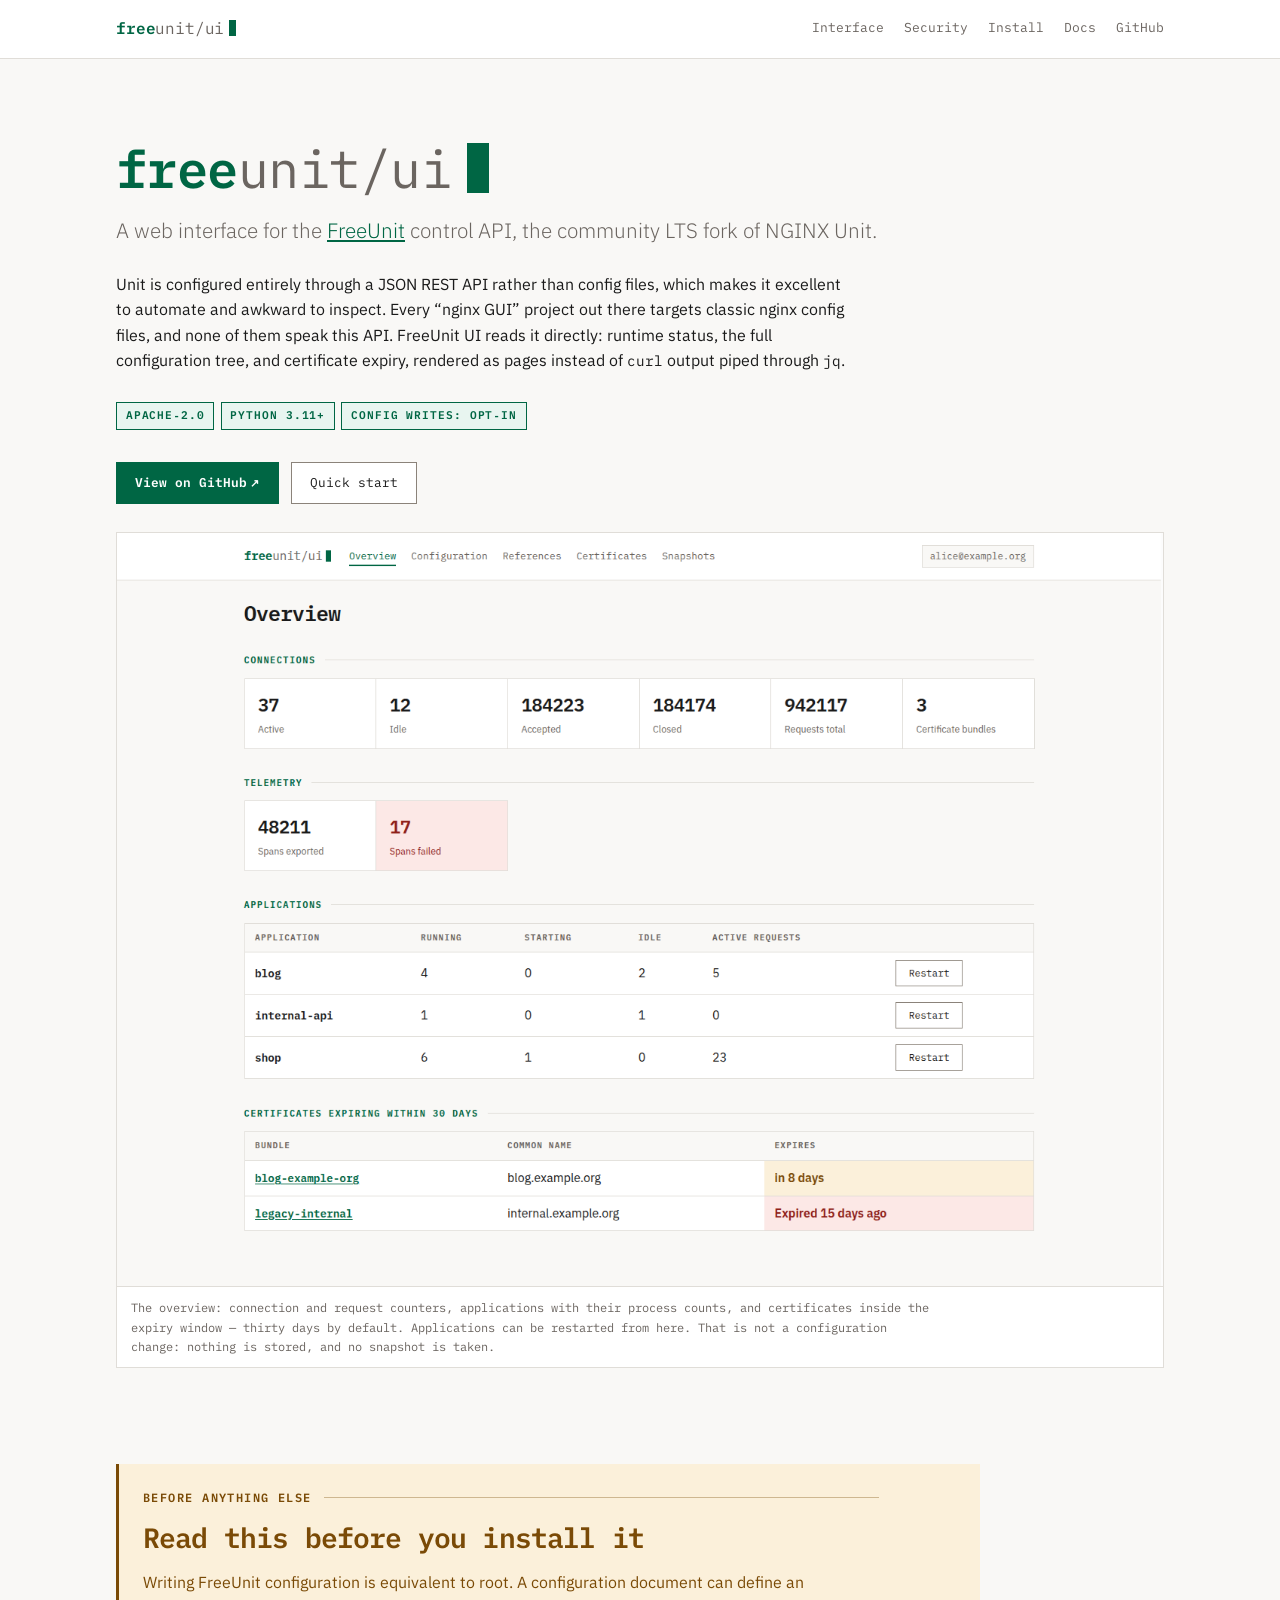
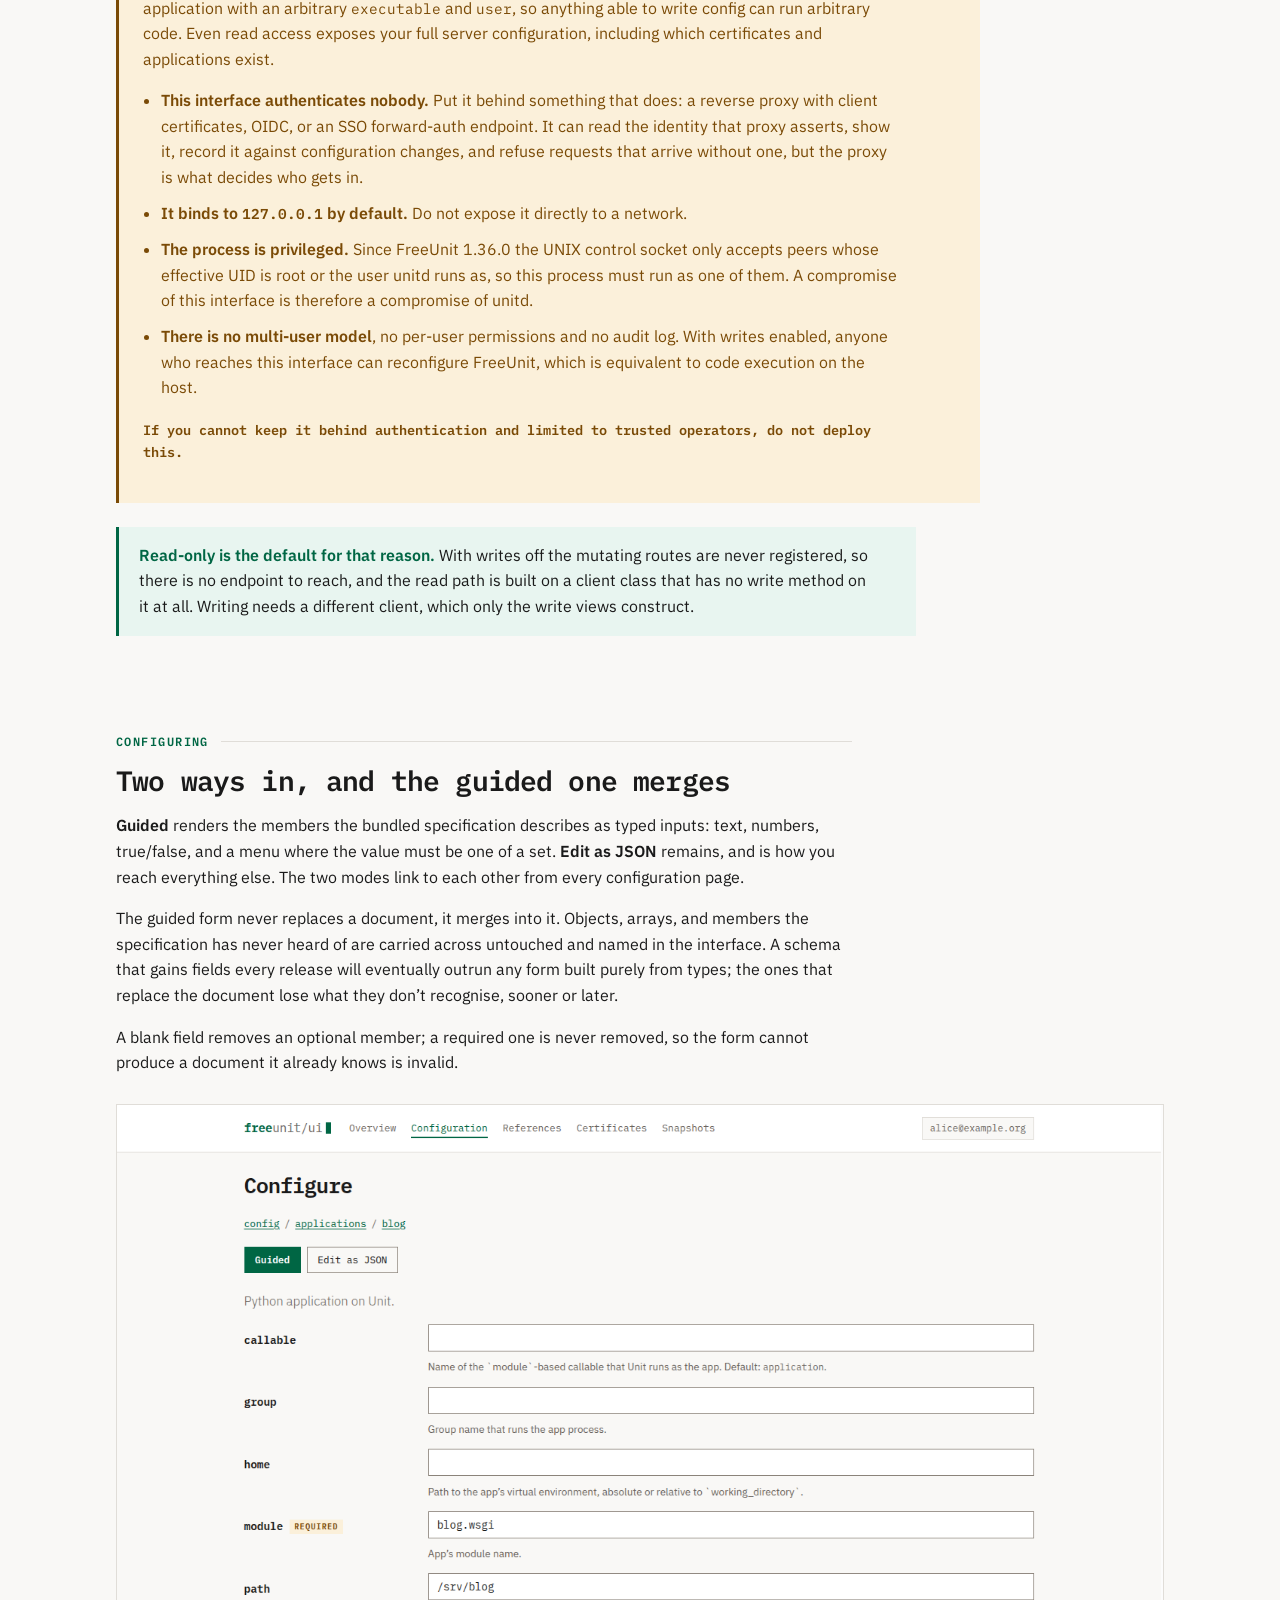
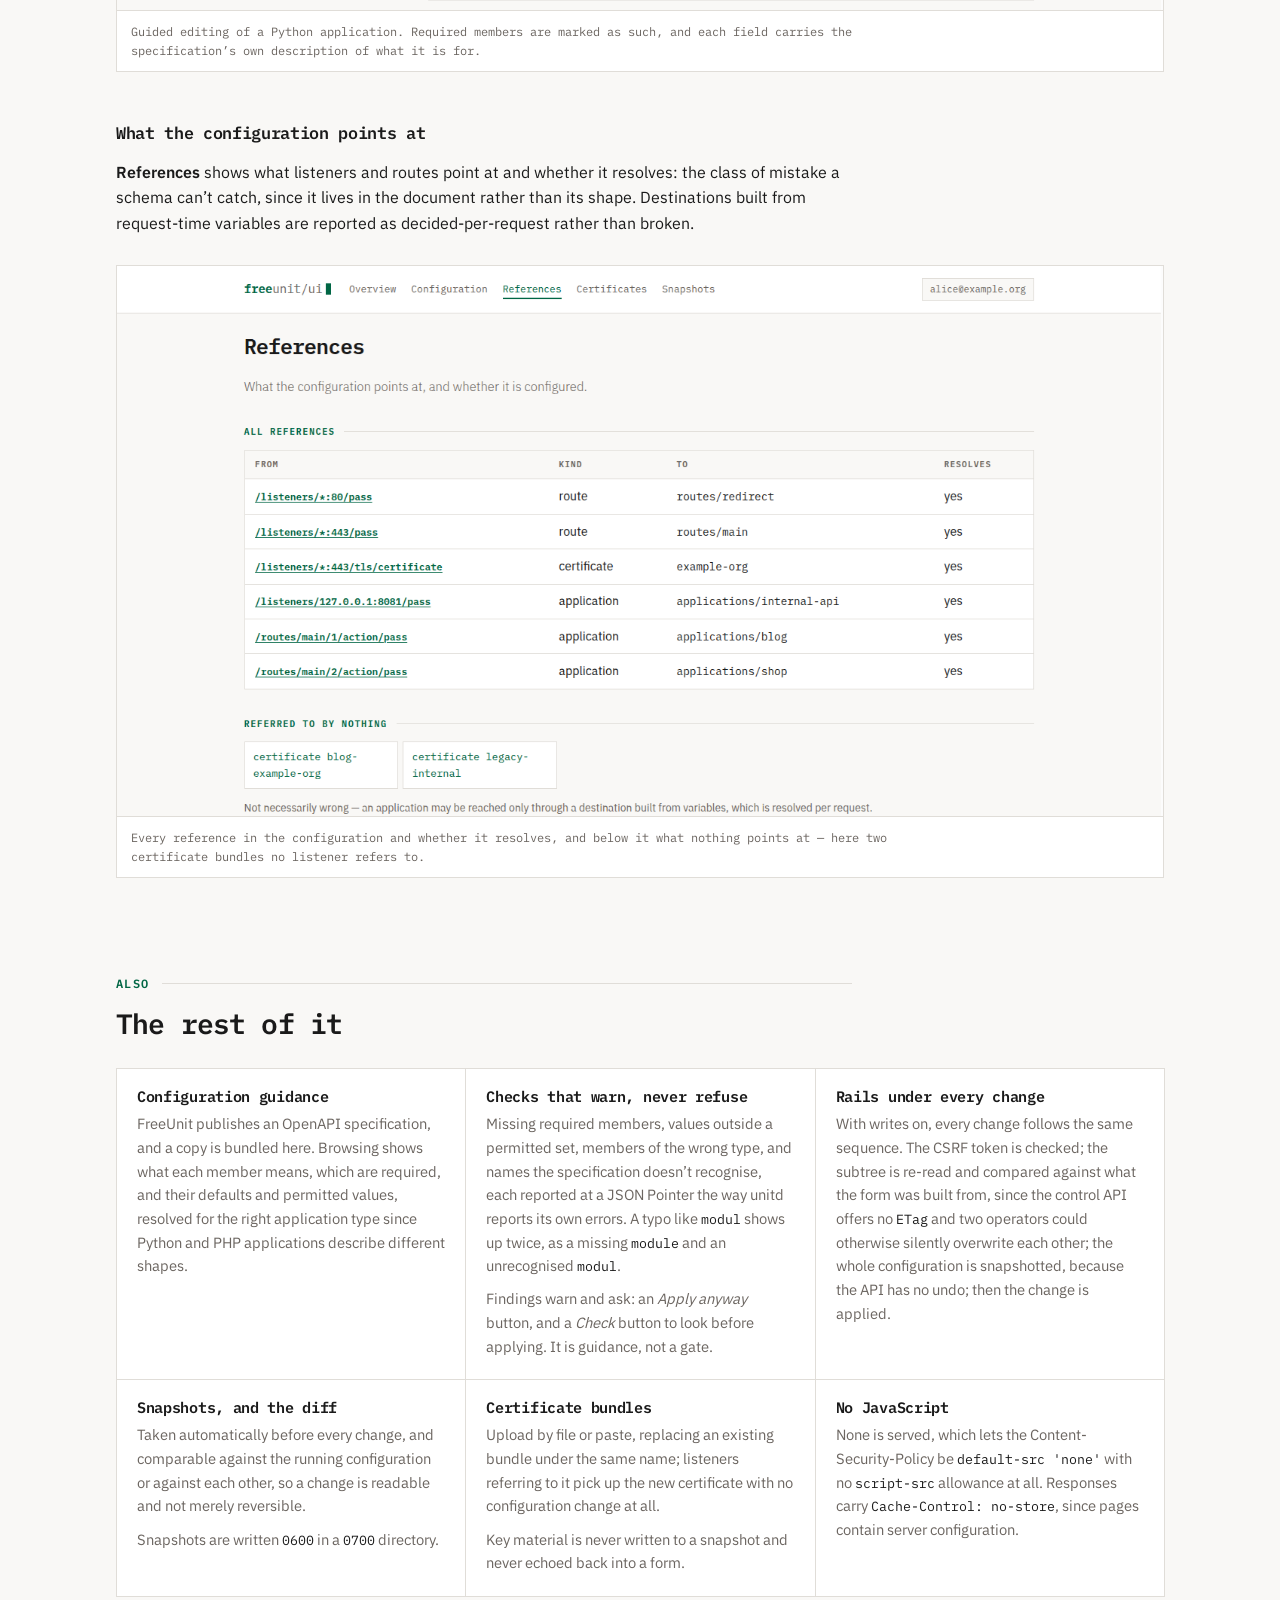
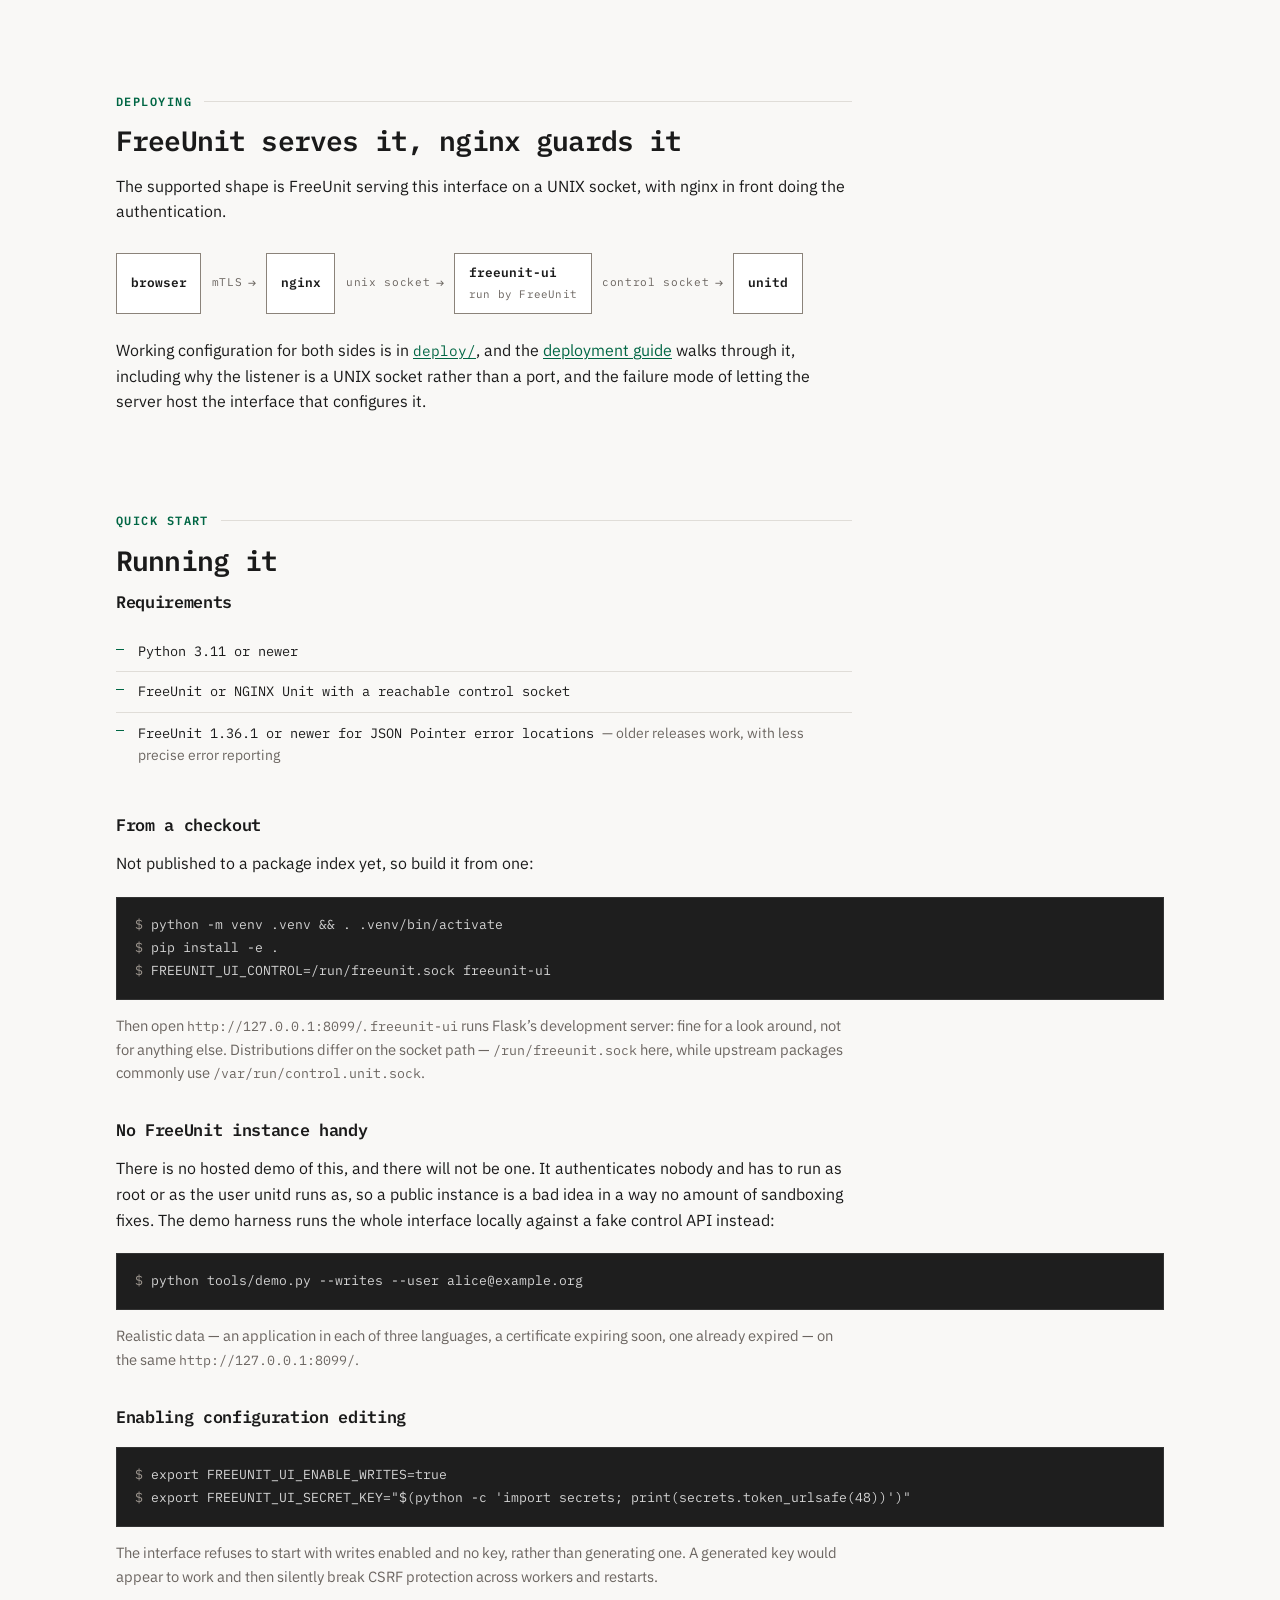
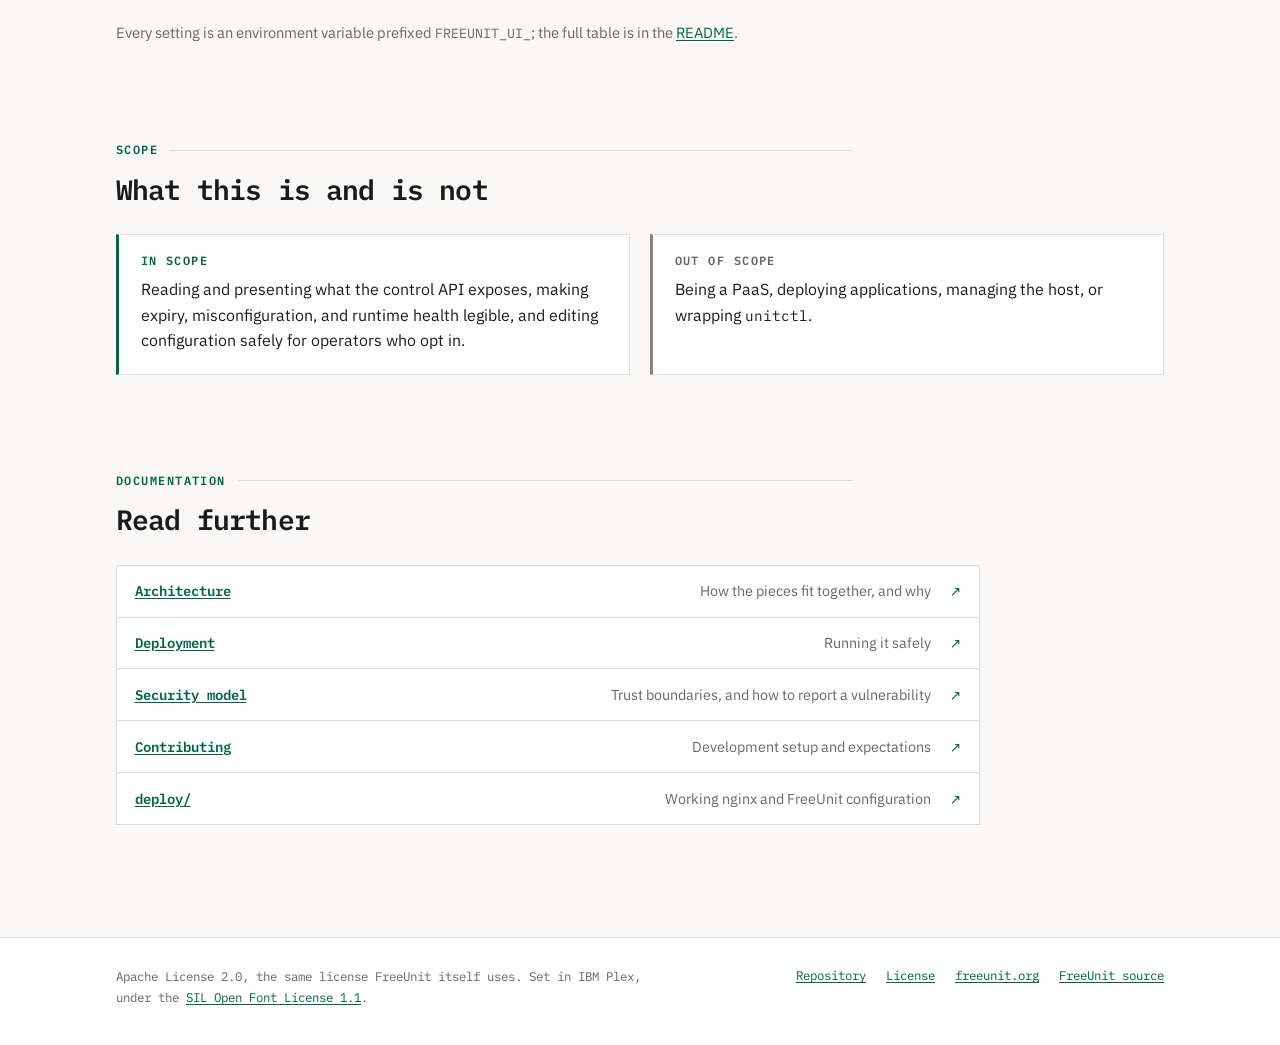
<file: index.html>
<!DOCTYPE html>
<html lang="en">
<head>
<meta charset="utf-8">
<meta name="viewport" content="width=device-width, initial-scale=1">
<title>FreeUnit UI &mdash; a web interface for the FreeUnit control API</title>
<meta name="description" content="A web interface for the FreeUnit control API, the community LTS fork of NGINX Unit: runtime status, the full configuration tree, and certificate expiry, rendered as pages. Read-only by default.">
<meta name="theme-color" content="#f9f8f6" media="(prefers-color-scheme: light)">
<meta name="theme-color" content="#141310" media="(prefers-color-scheme: dark)">
<meta property="og:type" content="website">
<meta property="og:title" content="FreeUnit UI">
<meta property="og:description" content="A web interface for the FreeUnit control API, the community LTS fork of NGINX Unit. Runtime status, the configuration tree, and certificate expiry, rendered as pages. Read-only by default.">
<meta property="og:url" content="https://nxmyoz.github.io/freeunit-ui/">
<meta property="og:image" content="https://nxmyoz.github.io/freeunit-ui/assets/images/dashboard.png">
<meta property="og:image:alt" content="The overview page, showing connection counters, running applications, and a certificate expiring soon.">
<meta name="twitter:card" content="summary_large_image">
<link rel="preload" href="assets/fonts/plex-mono-600.woff2" as="font" type="font/woff2" crossorigin>
<link rel="preload" href="assets/fonts/plex-sans-400.woff2" as="font" type="font/woff2" crossorigin>
<link rel="stylesheet" href="assets/site.css">
</head>
<body>
<a class="skip" href="#main">Skip to content</a>

<header class="site">
  <div class="wrap">
    <span class="brand">free<span>unit/ui</span></span>
    <ul>
      <li><a href="#interface">Interface</a></li>
      <li><a href="#security">Security</a></li>
      <li><a href="#install">Install</a></li>
      <li><a href="#docs">Docs</a></li>
      <li><a href="https://github.com/nxmyoz/freeunit-ui">GitHub</a></li>
    </ul>
  </div>
</header>

<main id="main">

  <section class="hero">
    <div class="wrap">
      <h1>
        <span class="brand" aria-hidden="true">free<span>unit/ui</span></span>
        <span class="visually-hidden">FreeUnit UI</span>
      </h1>
      <p class="lede">
        A web interface for the
        <a href="https://github.com/freeunitorg/freeunit">FreeUnit</a> control API, the community
        LTS fork of NGINX Unit.
      </p>
      <p>
        Unit is configured entirely through a JSON REST API rather than config files, which makes
        it excellent to automate and awkward to inspect. Every &ldquo;nginx GUI&rdquo; project out
        there targets classic nginx config files, and none of them speak this API. FreeUnit UI
        reads it directly: runtime status, the full configuration tree, and certificate expiry,
        rendered as pages instead of <code>curl</code> output piped through <code>jq</code>.
      </p>
      <ul class="chips">
        <li>Apache&#8209;2.0</li>
        <li>Python 3.11+</li>
        <li>Config writes: opt&#8209;in</li>
      </ul>
      <div class="actions">
        <a class="button ext" href="https://github.com/nxmyoz/freeunit-ui">View on GitHub</a>
        <a class="button-secondary" href="#install">Quick start</a>
      </div>

      <figure class="shot">
        <img src="assets/images/dashboard.png" width="1388" height="1000"
             alt="Overview page showing connection counters, running applications, and a certificate expiring soon">
        <figcaption>
          The overview: connection and request counters, applications with their process counts,
          and certificates inside the expiry window &mdash; thirty days by default. Applications
          can be restarted from here. That is not a configuration change: nothing is stored, and
          no snapshot is taken.
        </figcaption>
      </figure>
    </div>
  </section>

  <section id="security">
    <div class="wrap">
      <div class="notice">
        <p class="eyebrow">Before anything else</p>
        <h2>Read this before you install it</h2>
        <p>
          Writing FreeUnit configuration is equivalent to root. A configuration document can
          define an application with an arbitrary <code>executable</code> and <code>user</code>,
          so anything able to write config can run arbitrary code. Even read access exposes your
          full server configuration, including which certificates and applications exist.
        </p>
        <ul>
          <li>
            <strong>This interface authenticates nobody.</strong> Put it behind something that
            does: a reverse proxy with client certificates, OIDC, or an SSO forward-auth endpoint.
            It can read the identity that proxy asserts, show it, record it against configuration
            changes, and refuse requests that arrive without one, but the proxy is what decides
            who gets in.
          </li>
          <li>
            <strong>It binds to <code>127.0.0.1</code> by default.</strong> Do not expose it
            directly to a network.
          </li>
          <li>
            <strong>The process is privileged.</strong> Since FreeUnit 1.36.0 the UNIX control
            socket only accepts peers whose effective UID is root or the user unitd runs as, so
            this process must run as one of them. A compromise of this interface is therefore a
            compromise of unitd.
          </li>
          <li>
            <strong>There is no multi-user model</strong>, no per-user permissions and no audit
            log. With writes enabled, anyone who reaches this interface can reconfigure FreeUnit,
            which is equivalent to code execution on the host.
          </li>
        </ul>
        <p class="stop">
          If you cannot keep it behind authentication and limited to trusted operators, do not
          deploy this.
        </p>
      </div>

      <div class="aside">
        <p>
          <strong>Read-only is the default for that reason.</strong> With writes off the mutating
          routes are never registered, so there is no endpoint to reach, and the read path is
          built on a client class that has no write method on it at all. Writing needs a different
          client, which only the write views construct.
        </p>
      </div>
    </div>
  </section>

  <section id="interface">
    <div class="wrap">
      <p class="eyebrow">Configuring</p>
      <h2>Two ways in, and the guided one merges</h2>

      <div class="feature">
          <p>
            <strong>Guided</strong> renders the members the bundled specification describes as
            typed inputs: text, numbers, true/false, and a menu where the value must be one of a
            set. <strong>Edit as JSON</strong> remains, and is how you reach everything else. The
            two modes link to each other from every configuration page.
          </p>
          <p>
            The guided form never replaces a document, it merges into it. Objects, arrays, and
            members the specification has never heard of are carried across untouched and named in
            the interface. A schema that gains fields every release will eventually outrun any
            form built purely from types; the ones that replace the document lose what they
            don&rsquo;t recognise, sooner or later.
          </p>
          <p>
            A blank field removes an optional member; a required one is never removed, so the form
            cannot produce a document it already knows is invalid.
          </p>
        <figure class="shot">
          <img src="assets/images/guided-editor.png" width="1388" height="670" loading="lazy"
               decoding="async"
               alt="Guided editor showing typed fields for a Python application, with callable, group, home, module and path">
          <figcaption>
            Guided editing of a Python application. Required members are marked as such, and each
            field carries the specification&rsquo;s own description of what it is for.
          </figcaption>
        </figure>
      </div>

      <div class="feature">
        <h3>What the configuration points at</h3>
        <p>
          <strong>References</strong> shows what listeners and routes point at and whether it
          resolves: the class of mistake a schema can&rsquo;t catch, since it lives in the
          document rather than its shape. Destinations built from request-time variables are
          reported as decided-per-request rather than broken.
        </p>
        <figure class="shot">
          <img src="assets/images/references.png" width="1388" height="730" loading="lazy"
               decoding="async"
               alt="References page listing what listeners and routes point at, and a certificate nothing refers to">
          <figcaption>
            Every reference in the configuration and whether it resolves, and below it what
            nothing points at &mdash; here two certificate bundles no listener refers to.
          </figcaption>
        </figure>
      </div>
    </div>
  </section>

  <section>
    <div class="wrap">
      <p class="eyebrow">Also</p>
      <h2>The rest of it</h2>
      <ul class="grid">
        <li>
          <h3>Configuration guidance</h3>
          <p>
            FreeUnit publishes an OpenAPI specification, and a copy is bundled here. Browsing
            shows what each member means, which are required, and their defaults and permitted
            values, resolved for the right application type since Python and PHP applications
            describe different shapes.
          </p>
        </li>
        <li>
          <h3>Checks that warn, never refuse</h3>
          <p>
            Missing required members, values outside a permitted set, members of the wrong type,
            and names the specification doesn&rsquo;t recognise, each reported at a JSON Pointer
            the way unitd reports its own errors. A typo like <code>modul</code> shows up twice,
            as a missing <code>module</code> and an unrecognised <code>modul</code>.
          </p>
          <p>
            Findings warn and ask: an <em>Apply anyway</em> button, and a <em>Check</em> button to
            look before applying. It is guidance, not a gate.
          </p>
        </li>
        <li>
          <h3>Rails under every change</h3>
          <p>
            With writes on, every change follows the same sequence. The CSRF token is checked; the
            subtree is re-read and compared against what the form was built from, since the
            control API offers no <code>ETag</code> and two operators could otherwise silently
            overwrite each other; the whole configuration is snapshotted, because the API has no
            undo; then the change is applied.
          </p>
        </li>
        <li>
          <h3>Snapshots, and the diff</h3>
          <p>
            Taken automatically before every change, and comparable against the running
            configuration or against each other, so a change is readable and not merely
            reversible.
          </p>
          <p>Snapshots are written <code>0600</code> in a <code>0700</code> directory.</p>
        </li>
        <li>
          <h3>Certificate bundles</h3>
          <p>
            Upload by file or paste, replacing an existing bundle under the same name; listeners
            referring to it pick up the new certificate with no configuration change at all.
          </p>
          <p>
            Key material is never written to a snapshot and never echoed back into a form.
          </p>
        </li>
        <li>
          <h3>No JavaScript</h3>
          <p>
            None is served, which lets the Content-Security-Policy be
            <code>default-src 'none'</code> with no <code>script-src</code> allowance at all.
            Responses carry <code>Cache-Control: no-store</code>, since pages contain server
            configuration.
          </p>
        </li>
      </ul>
    </div>
  </section>

  <section>
    <div class="wrap">
      <p class="eyebrow">Deploying</p>
      <h2>FreeUnit serves it, nginx guards it</h2>
      <p>
        The supported shape is FreeUnit serving this interface on a UNIX socket, with nginx in
        front doing the authentication.
      </p>
      <div class="chain">
        <span class="node">browser</span>
        <span class="hop">mTLS</span>
        <span class="node">nginx</span>
        <span class="hop">unix socket</span>
        <span class="node">freeunit-ui <small>run by FreeUnit</small></span>
        <span class="hop">control socket</span>
        <span class="node">unitd</span>
      </div>
      <p class="after-chain">
        Working configuration for both sides is in
        <a href="https://github.com/nxmyoz/freeunit-ui/tree/main/deploy"><code>deploy/</code></a>,
        and the
        <a href="https://github.com/nxmyoz/freeunit-ui/blob/main/docs/deployment.md">deployment
        guide</a> walks through it, including why the listener is a UNIX socket rather than a
        port, and the failure mode of letting the server host the interface that configures it.
      </p>
    </div>
  </section>

  <section id="install">
    <div class="wrap">
      <p class="eyebrow">Quick start</p>
      <h2>Running it</h2>

      <h3>Requirements</h3>
      <ul class="plain">
        <li>Python 3.11 or newer</li>
        <li>FreeUnit or NGINX Unit with a reachable control socket</li>
        <li>
          FreeUnit 1.36.1 or newer for JSON Pointer error locations
          <span class="note">&mdash; older releases work, with less precise error reporting</span>
        </li>
      </ul>

      <div class="step first">
        <h3>From a checkout</h3>
        <p>Not published to a package index yet, so build it from one:</p>
<pre class="code"><code><span class="p">$</span> python -m venv .venv &amp;&amp; . .venv/bin/activate
<span class="p">$</span> pip install -e .
<span class="p">$</span> FREEUNIT_UI_CONTROL=/run/freeunit.sock freeunit-ui</code></pre>
        <p class="hint">
          Then open <code>http://127.0.0.1:8099/</code>. <code>freeunit-ui</code> runs
          Flask&rsquo;s development server: fine for a look around, not for anything else.
          Distributions differ on the socket path &mdash; <code>/run/freeunit.sock</code> here,
          while upstream packages commonly use <code>/var/run/control.unit.sock</code>.
        </p>
      </div>

      <div class="step">
        <h3>No FreeUnit instance handy</h3>
        <p>
          There is no hosted demo of this, and there will not be one. It authenticates nobody and
          has to run as root or as the user unitd runs as, so a public instance is a bad idea in a
          way no amount of sandboxing fixes. The demo harness runs the whole interface locally
          against a fake control API instead:
        </p>
<pre class="code"><code><span class="p">$</span> python tools/demo.py --writes --user alice@example.org</code></pre>
        <p class="hint">
          Realistic data &mdash; an application in each of three languages, a certificate expiring
          soon, one already expired &mdash; on the same <code>http://127.0.0.1:8099/</code>.
        </p>
      </div>

      <div class="step">
        <h3>Enabling configuration editing</h3>
<pre class="code"><code><span class="p">$</span> export FREEUNIT_UI_ENABLE_WRITES=true
<span class="p">$</span> export FREEUNIT_UI_SECRET_KEY="$(python -c 'import secrets; print(secrets.token_urlsafe(48))')"</code></pre>
        <p class="hint">
          The interface refuses to start with writes enabled and no key, rather than generating
          one. A generated key would appear to work and then silently break CSRF protection across
          workers and restarts.
        </p>
      </div>

      <p class="hint tail">
        Every setting is an environment variable prefixed <code>FREEUNIT_UI_</code>; the full
        table is in the
        <a href="https://github.com/nxmyoz/freeunit-ui#configuration">README</a>.
      </p>
    </div>
  </section>

  <section>
    <div class="wrap">
      <p class="eyebrow">Scope</p>
      <h2>What this is and is not</h2>
      <div class="scope">
        <div>
          <h3>In scope</h3>
          <p>
            Reading and presenting what the control API exposes, making expiry, misconfiguration,
            and runtime health legible, and editing configuration safely for operators who opt in.
          </p>
        </div>
        <div>
          <h3>Out of scope</h3>
          <p>
            Being a PaaS, deploying applications, managing the host, or wrapping
            <code>unitctl</code>.
          </p>
        </div>
      </div>
    </div>
  </section>

  <section id="docs">
    <div class="wrap">
      <p class="eyebrow">Documentation</p>
      <h2>Read further</h2>
      <ul class="doclinks">
        <li>
          <a class="ext" href="https://github.com/nxmyoz/freeunit-ui/blob/main/docs/architecture.md">
            <span class="name">Architecture</span>
            <span class="what">How the pieces fit together, and why</span>
          </a>
        </li>
        <li>
          <a class="ext" href="https://github.com/nxmyoz/freeunit-ui/blob/main/docs/deployment.md">
            <span class="name">Deployment</span>
            <span class="what">Running it safely</span>
          </a>
        </li>
        <li>
          <a class="ext" href="https://github.com/nxmyoz/freeunit-ui/blob/main/SECURITY.md">
            <span class="name">Security model</span>
            <span class="what">Trust boundaries, and how to report a vulnerability</span>
          </a>
        </li>
        <li>
          <a class="ext" href="https://github.com/nxmyoz/freeunit-ui/blob/main/CONTRIBUTING.md">
            <span class="name">Contributing</span>
            <span class="what">Development setup and expectations</span>
          </a>
        </li>
        <li>
          <a class="ext" href="https://github.com/nxmyoz/freeunit-ui/tree/main/deploy">
            <span class="name">deploy/</span>
            <span class="what">Working nginx and FreeUnit configuration</span>
          </a>
        </li>
      </ul>
    </div>
  </section>

</main>

<footer class="site">
  <div class="wrap">
    <p>
      Apache License 2.0, the same license FreeUnit itself uses. Set in IBM Plex, under the
      <a href="assets/fonts/LICENSE.txt">SIL Open Font License 1.1</a>.
    </p>
    <ul>
      <li><a href="https://github.com/nxmyoz/freeunit-ui">Repository</a></li>
      <li><a href="https://github.com/nxmyoz/freeunit-ui/blob/main/LICENSE">License</a></li>
      <li><a href="https://freeunit.org">freeunit.org</a></li>
      <li><a href="https://github.com/freeunitorg/freeunit">FreeUnit source</a></li>
    </ul>
  </div>
</footer>

</body>
</html>
</file>
<file: assets/site.css>
/* FreeUnit UI — project page. One stylesheet, no JavaScript.
 *
 * This page is a sibling of the interface's own app.css, not a separate
 * design. Every colour token below is copied from it verbatim, light and
 * dark, and so is the vocabulary: square corners, hairline rules, IBM Plex
 * Mono for anything structural or machine-written and IBM Plex Sans for
 * prose, no logo.
 *
 * Two deliberate differences from app.css:
 *
 * 1. The fonts are fetched here, not merely named. app.css declines web
 *    fonts because the interface serves `default-src 'none'` with no
 *    font-src, and weakening that in software that configures a web server
 *    as root is not a trade worth making. A static page has no control
 *    socket and no privileged process, so the reasoning does not carry
 *    across. They are self-hosted rather than pulled from a font CDN: the
 *    five faces subset to latin are 54 KB in total, and a visitor reading
 *    about privileged software should not have to announce themselves to a
 *    third party to see it in the right typeface. IBM Plex is OFL 1.1;
 *    assets/fonts/LICENSE.txt travels with it.
 *
 * 2. app.css has one heading scale because the interface has one kind of
 *    page. Here the small mono section label that is h2 in the interface
 *    becomes .eyebrow, and h2 takes the interface's h1 treatment, so the
 *    page has a real hierarchy without inventing a new idiom for it.
 */

/* Fonts: IBM Plex Mono 400/600, IBM Plex Sans 300/400/600 — the weights
 * freeunit.org itself loads, minus the 300 italic, which nothing here uses. */

@font-face {
  font-family: "Plex Mono Web";
  src: url("fonts/plex-mono-400.woff2") format("woff2");
  font-weight: 400;
  font-style: normal;
  font-display: swap;
}
@font-face {
  font-family: "Plex Mono Web";
  src: url("fonts/plex-mono-600.woff2") format("woff2");
  font-weight: 600;
  font-style: normal;
  font-display: swap;
}
@font-face {
  font-family: "Plex Sans Web";
  src: url("fonts/plex-sans-300.woff2") format("woff2");
  font-weight: 300;
  font-style: normal;
  font-display: swap;
}
@font-face {
  font-family: "Plex Sans Web";
  src: url("fonts/plex-sans-400.woff2") format("woff2");
  font-weight: 400;
  font-style: normal;
  font-display: swap;
}
@font-face {
  font-family: "Plex Sans Web";
  src: url("fonts/plex-sans-600.woff2") format("woff2");
  font-weight: 600;
  font-style: normal;
  font-display: swap;
}

:root {
  color-scheme: light dark;

  /* freeunit.org, verbatim */
  --bg: #f9f8f6;
  --surface: #ffffff;
  --border: #e0ddd8;
  --text: #1a1a1a;
  --muted: #6b6560;
  --accent: #006644;
  --accent-light: #e8f5f0;
  --accent-hover: #005035;

  /* derived in app.css, kept identical here */
  --on-accent: #ffffff;
  --field: #8b837a;

  --warn-bg: #fbf0da;
  --warn-text: #7a4a06;
  --bad-bg: #fce8e6;
  --bad-text: #8f2018;

  --code-bg: #1e1e1e;
  --code-text: #d4d4d4;
  --code-muted: #9a938c;
  --code-border: #333333;

  /* "Plex * Web" first so the self-hosted subset wins over a locally
   * installed Plex, which would otherwise render the same page in whatever
   * version the machine happens to have. */
  --mono: "Plex Mono Web", "IBM Plex Mono", ui-monospace, SFMono-Regular, Menlo, Consolas, monospace;
  --sans: "Plex Sans Web", "IBM Plex Sans", system-ui, -apple-system, "Segoe UI", Roboto, sans-serif;

  --col: 68rem;
  --measure: 46rem;
  --gutter: 1.25rem;
}

@media (prefers-color-scheme: dark) {
  :root {
    --bg: #141310;
    --surface: #1c1a17;
    --border: #332f2a;
    --text: #ece9e4;
    --muted: #a9a29a;
    --accent: #4cb98a;
    --accent-light: #16281f;
    --accent-hover: #6fcfa3;

    --on-accent: #0c1410;
    --field: #6d665e;

    --warn-bg: #332812;
    --warn-text: #f0c878;
    --bad-bg: #3a1d1a;
    --bad-text: #f4a9a0;

    --code-bg: #100f0e;
    --code-text: #d4d4d4;
    --code-muted: #9a938c;
    --code-border: #6d665e;
  }
}

* { box-sizing: border-box; }

body {
  margin: 0;
  background: var(--bg);
  color: var(--text);
  font-family: var(--sans);
  font-size: 16px;
  font-weight: 400;
  line-height: 1.6;
  -webkit-text-size-adjust: 100%;
}

.visually-hidden {
  position: absolute;
  width: 1px;
  height: 1px;
  margin: -1px;
  padding: 0;
  overflow: hidden;
  clip-path: inset(50%);
  white-space: nowrap;
}

.skip { position: absolute; left: -9999px; }
.skip:focus {
  left: 1rem;
  top: 1rem;
  z-index: 10;
  padding: 0.6rem 1rem;
  background: var(--surface);
  border: 2px solid var(--accent);
  font-family: var(--mono);
  font-size: 0.8rem;
  color: var(--text);
}

a { color: var(--accent); text-underline-offset: 2px; }
a:hover { color: var(--accent-hover); }
:focus-visible { outline: 2px solid var(--accent); outline-offset: 2px; }

.wrap {
  max-width: var(--col);
  margin-inline: auto;
  padding-inline: var(--gutter);
}

/* The wordmark, exactly as app.css builds it: mono 600, the first half in
 * the accent, the rest stepped back to muted 400, and upstream's terminal
 * cursor after it. Drawn rather than typed, so there is no glyph for a
 * screen reader to announce.
 *
 * Blinking is scoped to the hero instance only (see .hero .brand::after
 * below), matching upstream's own real behaviour: freeunit.org's cursor
 * lives in the one-time hero moment, not in page chrome you'd otherwise
 * stare at for as long as the tab is open. The header nav's copy of this
 * same element stays a held-still block. */
.brand {
  font-family: var(--mono);
  font-weight: 600;
  color: var(--accent);
  letter-spacing: -0.01em;
  white-space: nowrap;
}
.brand span { color: var(--muted); font-weight: 400; }
.brand::after {
  content: "";
  display: inline-block;
  width: 0.42em;
  height: 0.95em;
  margin-left: 0.3em;
  background: var(--accent);
  vertical-align: -0.1em;
}

/* Shell */

header.site {
  background: var(--surface);
  border-bottom: 1px solid var(--border);
}
header.site .wrap {
  display: flex;
  align-items: center;
  gap: 1.5rem;
  flex-wrap: wrap;
  padding-block: 1rem;
}
header.site .brand { font-size: 1rem; }
header.site ul {
  display: flex;
  gap: 1.25rem;
  flex-wrap: wrap;
  list-style: none;
  margin: 0 0 0 auto;
  padding: 0;
  font-family: var(--mono);
  font-size: 0.8125rem;
}
header.site ul a {
  color: var(--muted);
  text-decoration: none;
  padding-bottom: 3px;
  border-bottom: 2px solid transparent;
}
header.site ul a:hover { color: var(--text); border-bottom-color: var(--border); }

footer.site {
  border-top: 1px solid var(--border);
  background: var(--surface);
  margin-top: 4rem;
  color: var(--muted);
  font-family: var(--mono);
  font-size: 0.78rem;
}
footer.site .wrap {
  padding-block: 1.75rem 2.25rem;
  display: flex;
  flex-wrap: wrap;
  gap: 0.75rem 2rem;
  justify-content: space-between;
}
footer.site p { margin: 0; max-width: 34rem; line-height: 1.7; }
footer.site ul { list-style: none; margin: 0; padding: 0; display: flex; flex-wrap: wrap; gap: 1.25rem; }

/* Headings. .eyebrow is app.css's h2: a small mono caption in the accent,
 * carried across the column by a hairline. */

.eyebrow {
  font-family: var(--mono);
  font-size: 0.75rem;
  font-weight: 600;
  letter-spacing: 0.12em;
  text-transform: uppercase;
  color: var(--accent);
  margin: 0 0 0.9rem;
  display: flex;
  align-items: center;
  gap: 0.75rem;
}
.eyebrow::after {
  content: "";
  flex: 1;
  height: 1px;
  background: var(--border);
}

h1, h2, h3 {
  font-family: var(--mono);
  font-weight: 600;
  letter-spacing: -0.03em;
  line-height: 1.15;
  margin: 0 0 1rem;
}
h1 { font-size: clamp(2rem, 7vw, 3.25rem); letter-spacing: -0.04em; }
h2 { font-size: clamp(1.3rem, 3.4vw, 1.75rem); }
h3 { font-size: 1.05rem; letter-spacing: -0.02em; margin-bottom: 0.6rem; }

p { max-width: var(--measure); }
p + p { margin-top: 0.9rem; }

.lede {
  font-size: 1.05rem;
  font-weight: 300;
  color: var(--muted);
  max-width: 48rem;
}

code { font-family: var(--mono); font-size: 0.9em; overflow-wrap: anywhere; }

section { padding-block: 3rem; }
section > .wrap > :last-child { margin-bottom: 0; }

/* Hero */

.hero { padding-block: clamp(2.75rem, 8vw, 5rem) 3rem; }
.hero h1 .brand { font-size: inherit; }

/* The one place the cursor blinks - a hard on/off snap via steps(1), the
 * way a terminal cursor actually cuts rather than fades. */
.hero .brand::after {
  animation: cursor-blink 1s steps(1) infinite;
}
@keyframes cursor-blink {
  50% { opacity: 0; }
}
@media (prefers-reduced-motion: reduce) {
  .hero .brand::after { animation: none; }
}
.hero .lede { margin: 0 0 1.5rem; font-size: clamp(1.05rem, 2.4vw, 1.3rem); }
.hero p { font-size: 1rem; }

.chips {
  display: flex;
  flex-wrap: wrap;
  gap: 0.4rem;
  list-style: none;
  margin: 1.75rem 0 0;
  padding: 0;
}
.chips li {
  font-family: var(--mono);
  font-size: 0.7rem;
  font-weight: 600;
  text-transform: uppercase;
  letter-spacing: 0.08em;
  padding: 0.25rem 0.55rem;
  background: var(--accent-light);
  border: 1px solid var(--accent);
  color: var(--accent);
}

.actions {
  display: flex;
  flex-wrap: wrap;
  align-items: center;
  gap: 0.75rem;
  margin-top: 2rem;
}

.button, .button-secondary {
  display: inline-block;
  font-family: var(--mono);
  font-size: 0.8rem;
  font-weight: 600;
  padding: 0.6rem 1.15rem;
  border: 1px solid transparent;
  text-decoration: none;
  white-space: nowrap;
  transition: background 0.15s, border-color 0.15s, color 0.15s;
}
.button { background: var(--accent); color: var(--on-accent); }
.button:hover { background: var(--accent-hover); color: var(--on-accent); }
.button-secondary {
  background: var(--surface);
  border-color: var(--field);
  color: var(--text);
  font-weight: 400;
}
.button-secondary:hover { border-color: var(--accent); color: var(--accent); }

/* The notice. app.css marks a warning with its warm tint and a 3px rule on
 * the leading edge; this is the same shape at section scale. */

.notice {
  background: var(--warn-bg);
  color: var(--warn-text);
  border-left: 3px solid var(--warn-text);
  padding: 1.5rem 1.5rem 1.6rem;
  max-width: 54rem;
}
.notice .eyebrow { color: inherit; }
.notice .eyebrow::after { background: currentColor; opacity: 0.35; }
.notice h2 { color: inherit; margin-bottom: 0.9rem; }
.notice p, .notice li { color: inherit; max-width: 46rem; }
.notice a { color: inherit; font-weight: 600; }
.notice ul { margin: 0.9rem 0 0; padding-left: 1.15rem; }
.notice li { margin-bottom: 0.65rem; }
.notice li:last-child { margin-bottom: 0; }
.notice strong { font-weight: 600; }
.notice .stop {
  margin-top: 1.2rem;
  font-family: var(--mono);
  font-size: 0.85rem;
  font-weight: 600;
}

.aside {
  background: var(--accent-light);
  border-left: 3px solid var(--accent);
  padding: 1rem 1.25rem;
  margin-top: 1.5rem;
  max-width: 50rem;
}
.aside p { margin: 0; }
.aside strong { color: var(--accent); font-weight: 600; }

/* Screenshots. A framed plate: hairline border, the image edge to edge
 * inside it, and a mono caption below its own hairline saying what is on
 * screen. The interface ships light and dark; these were taken in light,
 * and they are shown with their own colours rather than dimmed to suit the
 * page around them. */

.shot {
  margin: 1.75rem 0 0;
  border: 1px solid var(--border);
  background: var(--surface);
}
.shot img {
  display: block;
  width: 100%;
  height: auto;
  border-bottom: 1px solid var(--border);
}
.shot figcaption {
  font-family: var(--mono);
  font-size: 0.75rem;
  line-height: 1.6;
  color: var(--muted);
  padding: 0.7rem 0.9rem;
  /* mono at a full 68rem measure is a wall; hold the caption to something
   * closer to the 75 characters the rest of the page reads at */
  max-width: 52rem;
}

.feature + .feature { margin-top: 3.25rem; }

/* Every plate runs the full column. The README floats the guided editor
 * beside its copy at 560px, which works in a README and does not work here:
 * at 45% of this column its field labels stop being legible, and an
 * illegible screenshot is decoration. Rhythm comes from the headings
 * instead.
 */

/* Hairline card band, built the way app.css builds its counters: each cell
 * overlaps its neighbour by the width of a border, so a short final row
 * keeps the same cell width as a full one. */

.grid {
  display: grid;
  grid-template-columns: repeat(auto-fill, minmax(17rem, 1fr));
  list-style: none;
  margin: 1.75rem 0 0;
  padding: 0;
}
.grid li {
  background: var(--surface);
  border: 1px solid var(--border);
  margin: 0 -1px -1px 0;
  padding: 1.15rem 1.25rem 1.3rem;
}
.grid h3 { margin-bottom: 0.45rem; font-size: 0.95rem; }
.grid p { margin: 0; font-size: 0.925rem; color: var(--muted); max-width: none; }
.grid p + p { margin-top: 0.6rem; }
.grid code { color: var(--text); }

/* Scope: the same 3px leading rule, accent for what is in and muted for
 * what is out. */
.scope {
  display: grid;
  grid-template-columns: repeat(auto-fit, minmax(18rem, 1fr));
  gap: 1.25rem;
  margin-top: 1.75rem;
}
.scope div {
  background: var(--surface);
  border: 1px solid var(--border);
  border-left: 3px solid var(--accent);
  padding: 1.15rem 1.35rem 1.25rem;
}
.scope div + div { border-left-color: var(--field); }
.scope h3 { font-size: 0.75rem; letter-spacing: 0.12em; text-transform: uppercase; color: var(--accent); }
.scope div + div h3 { color: var(--muted); }
.scope p { margin: 0; max-width: none; }

/* Deployment chain. The README's diagram as text: nodes in mono boxes,
 * hops labelled between them, turning vertical on a narrow screen. */

.chain {
  display: flex;
  flex-wrap: wrap;
  align-items: stretch;
  gap: 0.5rem;
  margin: 1.75rem 0 0;
  padding: 0;
  list-style: none;
}
/* --field, not --border, for the node outlines. app.css draws the line at
 * exactly this distinction: its hairline is decorative, a form field's edge
 * is not, and --field exists to clear the 3:1 of WCAG 1.4.11. In a diagram
 * the box is the meaning — --surface sits 1.03:1 off --bg, so a decorative
 * hairline at 1.28:1 would leave the whole chain resting on an invisible
 * boundary. --field carries 3.52:1 light and 3.28:1 dark. */
.chain .node {
  background: var(--surface);
  border: 1px solid var(--field);
  font-family: var(--mono);
  font-size: 0.8rem;
  font-weight: 600;
  padding: 0.6rem 0.85rem;
  display: flex;
  flex-direction: column;
  justify-content: center;
  gap: 0.15rem;
}
.chain .node small {
  font-weight: 400;
  font-size: 0.68rem;
  color: var(--muted);
  letter-spacing: 0.02em;
}
/* Not uppercased, unlike every other small mono label on the page: one of
 * these hops is mTLS, and upper-casing it to match the others would throw
 * away the half of the name that says which direction is authenticated. */
.chain .hop {
  display: flex;
  align-items: center;
  gap: 0.35rem;
  font-family: var(--mono);
  font-size: 0.7rem;
  letter-spacing: 0.06em;
  color: var(--muted);
  padding-inline: 0.15rem;
}
.chain .hop::after { content: "\2192"; font-size: 0.85rem; letter-spacing: 0; }

/* Code, on app.css's dark surface in both schemes: the machine's own text,
 * plainly not part of the page around it. */

pre.code {
  background: var(--code-bg);
  color: var(--code-text);
  border: 1px solid var(--code-border);
  padding: 1rem 1.1rem;
  margin: 1.25rem 0 0;
  overflow-x: auto;
  font-family: var(--mono);
  font-size: 0.82rem;
  line-height: 1.75;
  tab-size: 2;
}
pre.code code { font-size: inherit; color: inherit; }
/* The prompt is part of what the README shows, and not part of what you
 * want on the clipboard. */
pre.code .p { color: var(--code-muted); user-select: none; -webkit-user-select: none; }
pre.code .c { color: var(--code-muted); }

.step { margin-top: 2.25rem; }
.step.first { margin-top: 2.5rem; }
.step .hint { color: var(--muted); font-size: 0.925rem; margin-top: 0.9rem; }

.after-chain { margin-top: 1.5rem; }
.hint.tail { margin-top: 2rem; color: var(--muted); font-size: 0.925rem; }

ul.plain { list-style: none; margin: 1.25rem 0 0; padding: 0; max-width: var(--measure); }
ul.plain li {
  font-family: var(--mono);
  font-size: 0.85rem;
  padding: 0.55rem 0 0.55rem 1.4rem;
  border-bottom: 1px solid var(--border);
  position: relative;
}
ul.plain li::before {
  content: "";
  position: absolute;
  left: 0;
  top: 1.05rem;
  width: 0.5rem;
  height: 1px;
  background: var(--accent);
}
ul.plain li:last-child { border-bottom: 0; }
ul.plain .note { color: var(--muted); font-family: var(--sans); font-size: 0.875rem; }

/* Documentation: hairline rows, mono title in the accent, sans gloss. */

.doclinks {
  list-style: none;
  margin: 1.75rem 0 0;
  padding: 0;
  border: 1px solid var(--border);
  background: var(--surface);
  max-width: 54rem;
}
.doclinks li + li { border-top: 1px solid var(--border); }
.doclinks a {
  display: flex;
  flex-wrap: wrap;
  align-items: baseline;
  gap: 0.35rem 1rem;
  padding: 0.85rem 1.1rem;
  text-decoration: none;
}
.doclinks a:hover { background: var(--accent-light); }
.doclinks .name {
  font-family: var(--mono);
  font-size: 0.875rem;
  font-weight: 600;
  text-decoration: underline;
  text-underline-offset: 2px;
}
.doclinks .what { color: var(--muted); font-size: 0.9rem; margin-left: auto; text-align: right; }
.doclinks a:hover .what { color: var(--text); }

.ext::after {
  content: "\2197";
  display: inline-block;
  margin-left: 0.25em;
  font-size: 0.85em;
  text-decoration: none;
}

@media (max-width: 40rem) {
  :root { --gutter: 1.1rem; }
  section { padding-block: 2.25rem; }
  footer.site .wrap { flex-direction: column; }
  .notice { padding: 1.15rem 1.15rem 1.25rem; }
  .chain { flex-direction: column; align-items: stretch; gap: 0.35rem; }
  .chain .hop { padding-left: 0.85rem; }
  .chain .hop::after { content: "\2193"; }
  .doclinks .what { margin-left: 0; text-align: left; }
  header.site ul { margin-left: 0; gap: 1rem; }
  .actions .button, .actions .button-secondary { flex: 1 1 auto; text-align: center; }
}

@media (prefers-reduced-motion: reduce) {
  * { transition: none !important; }
}
</file>
